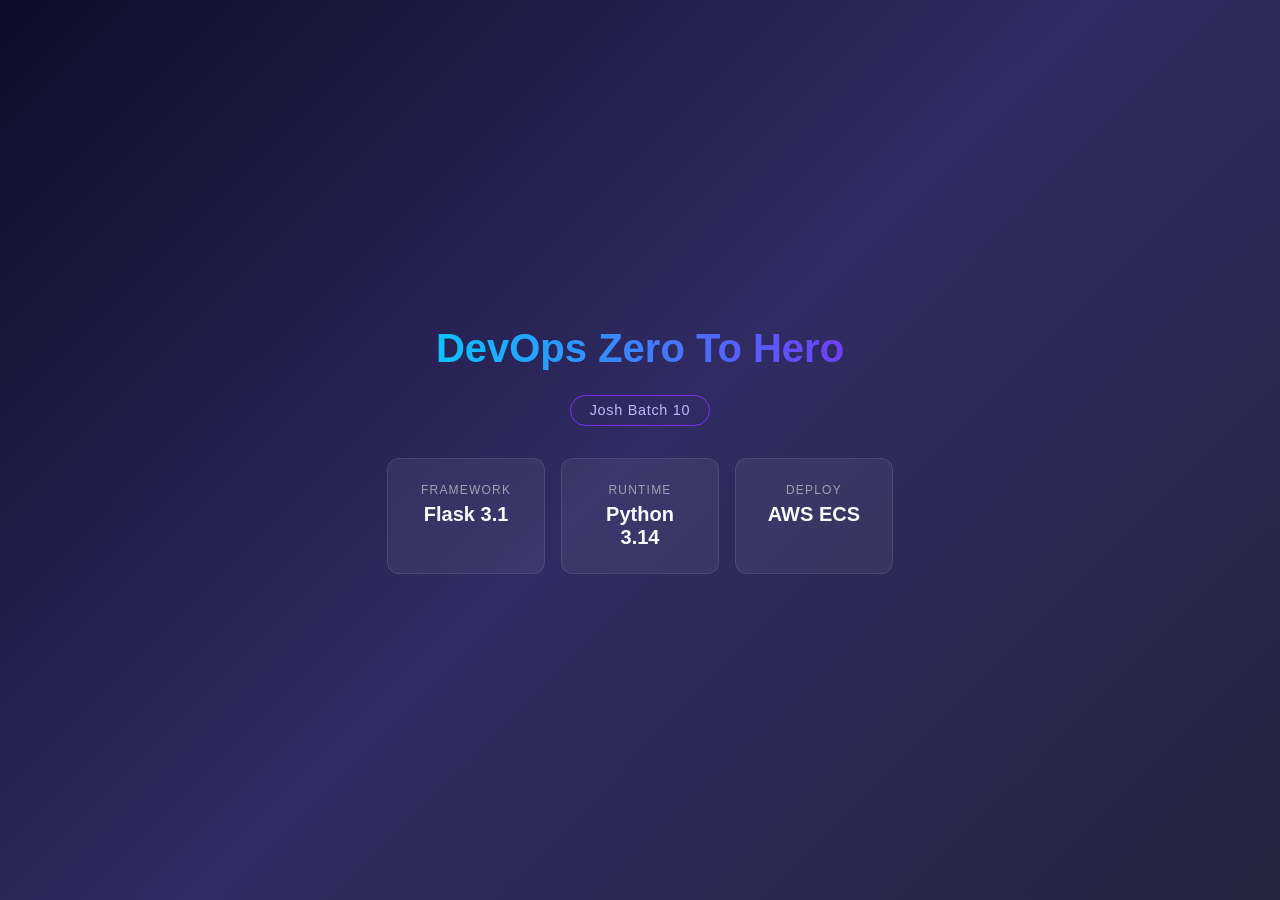
<file: index.html>
<!DOCTYPE html>
<html lang="en">
<head>
    <meta charset="UTF-8">
    <meta name="viewport" content="width=device-width, initial-scale=1.0">
    <title>DevOps Zero To Hero</title>
    <style>
        * { margin: 0; padding: 0; box-sizing: border-box; }
        body {
            min-height: 100vh;
            display: flex;
            align-items: center;
            justify-content: center;
            background: linear-gradient(135deg, #0f0c29, #302b63, #24243e);
            font-family: -apple-system, BlinkMacSystemFont, "Segoe UI", Roboto, Helvetica, Arial, sans-serif;
            color: #e0e0e0;
        }
        .container {
            text-align: center;
            padding: 2rem;
            max-width: 640px;
        }
        h1 {
            font-size: 2.5rem;
            margin-bottom: 0.5rem;
            background: linear-gradient(90deg, #00d2ff, #7b2ff7);
            -webkit-background-clip: text;
            -webkit-text-fill-color: transparent;
        }
        .badge {
            display: inline-block;
            margin: 1rem 0 2rem;
            padding: 0.4rem 1.2rem;
            border: 1px solid #7b2ff7;
            border-radius: 999px;
            font-size: 0.9rem;
            color: #c4b5fd;
            letter-spacing: 0.05em;
        }
        .cards {
            display: flex;
            gap: 1rem;
            justify-content: center;
            flex-wrap: wrap;
        }
        .card {
            background: rgba(255, 255, 255, 0.06);
            border: 1px solid rgba(255, 255, 255, 0.1);
            border-radius: 12px;
            padding: 1.5rem 1.8rem;
            min-width: 150px;
            flex: 1;
        }
        .card span {
            display: block;
            font-size: 0.75rem;
            text-transform: uppercase;
            letter-spacing: 0.1em;
            color: #9ca3af;
            margin-bottom: 0.4rem;
        }
        .card strong {
            font-size: 1.25rem;
            color: #f9fafb;
        }
    </style>
</head>
<body>
    <div class="container">
        <h1>DevOps Zero To Hero</h1>
        <div class="badge">Josh Batch 10</div>
        <div class="cards">
            <div class="card">
                <span>Framework</span>
                <strong>Flask 3.1</strong>
            </div>
            <div class="card">
                <span>Runtime</span>
                <strong>Python 3.14</strong>
            </div>
            <div class="card">
                <span>Deploy</span>
                <strong>AWS ECS</strong>
            </div>
        </div>
    </div>
</body>
</html>
</file>
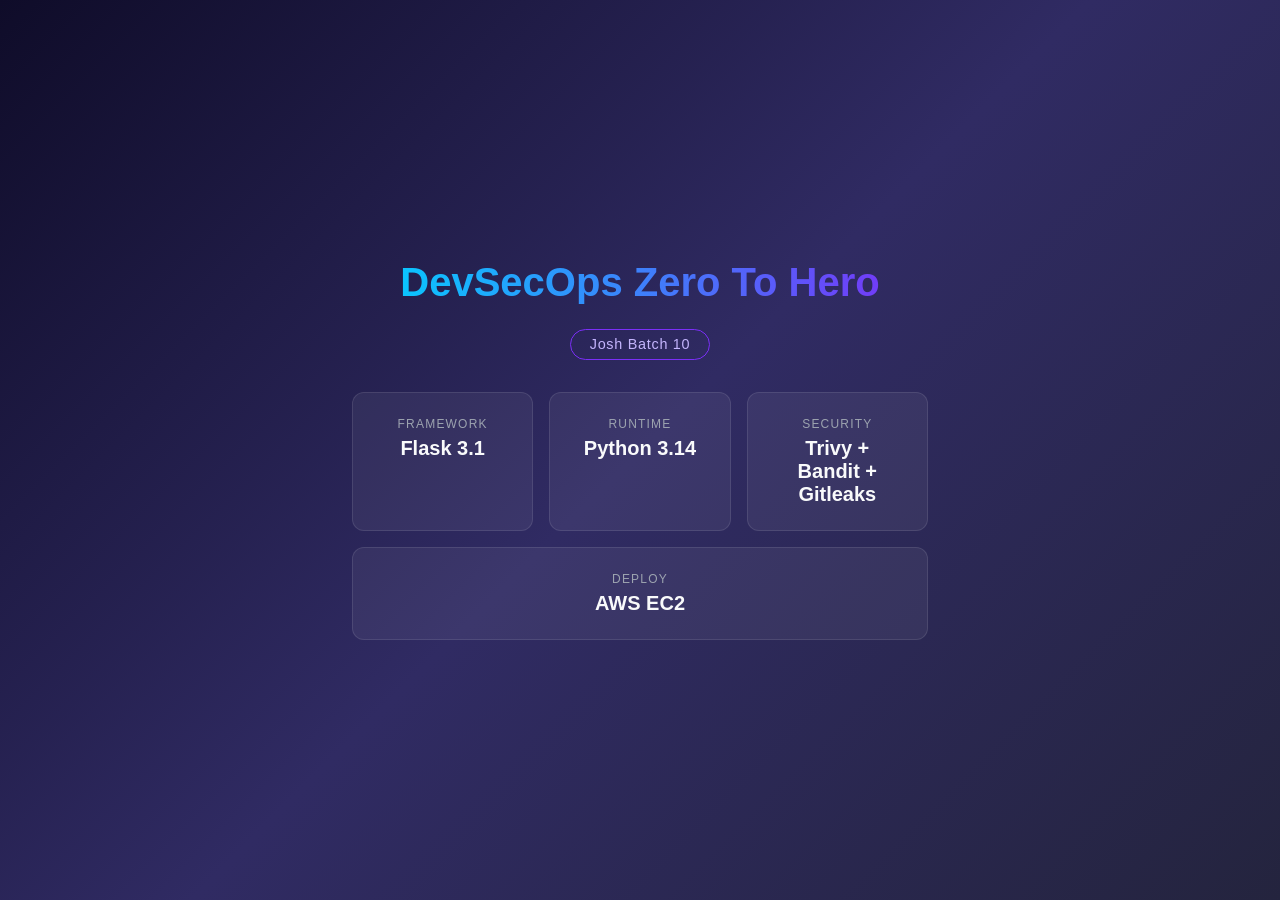
<file: templates/index.html>
<!DOCTYPE html>
<html lang="en">
<head>
    <meta charset="UTF-8">
    <meta name="viewport" content="width=device-width, initial-scale=1.0">
    <title>DevSecOps Project</title>
    <style>
        * { margin: 0; padding: 0; box-sizing: border-box; }
        body {
            min-height: 100vh;
            display: flex;
            align-items: center;
            justify-content: center;
            background: linear-gradient(135deg, #0f0c29, #302b63, #24243e);
            font-family: -apple-system, BlinkMacSystemFont, "Segoe UI", Roboto, Helvetica, Arial, sans-serif;
            color: #e0e0e0;
        }
        .container {
            text-align: center;
            padding: 2rem;
            max-width: 640px;
        }
        h1 {
            font-size: 2.5rem;
            margin-bottom: 0.5rem;
            background: linear-gradient(90deg, #00d2ff, #7b2ff7);
            -webkit-background-clip: text;
            -webkit-text-fill-color: transparent;
        }
        .badge {
            display: inline-block;
            margin: 1rem 0 2rem;
            padding: 0.4rem 1.2rem;
            border: 1px solid #7b2ff7;
            border-radius: 999px;
            font-size: 0.9rem;
            color: #c4b5fd;
            letter-spacing: 0.05em;
        }
        .cards {
            display: flex;
            gap: 1rem;
            justify-content: center;
            flex-wrap: wrap;
        }
        .card {
            background: rgba(255, 255, 255, 0.06);
            border: 1px solid rgba(255, 255, 255, 0.1);
            border-radius: 12px;
            padding: 1.5rem 1.8rem;
            min-width: 150px;
            flex: 1;
        }
        .card span {
            display: block;
            font-size: 0.75rem;
            text-transform: uppercase;
            letter-spacing: 0.1em;
            color: #9ca3af;
            margin-bottom: 0.4rem;
        }
        .card strong {
            font-size: 1.25rem;
            color: #f9fafb;
        }
    </style>
</head>
<body>
    <div class="container">
        <h1>DevSecOps Zero To Hero</h1>
        <div class="badge">Josh Batch 10</div>
        <div class="cards">
            <div class="card">
                <span>Framework</span>
                <strong>Flask 3.1</strong>
            </div>
            <div class="card">
                <span>Runtime</span>
                <strong>Python 3.14</strong>
            </div>
            <div class="card">
                <span>Security</span>
                <strong>Trivy + Bandit + Gitleaks</strong>
            </div>
            <div class="card">
                <span>Deploy</span>
                <strong>AWS EC2</strong>
            </div>
        </div>
    </div>
</body>
</html>
</file>
